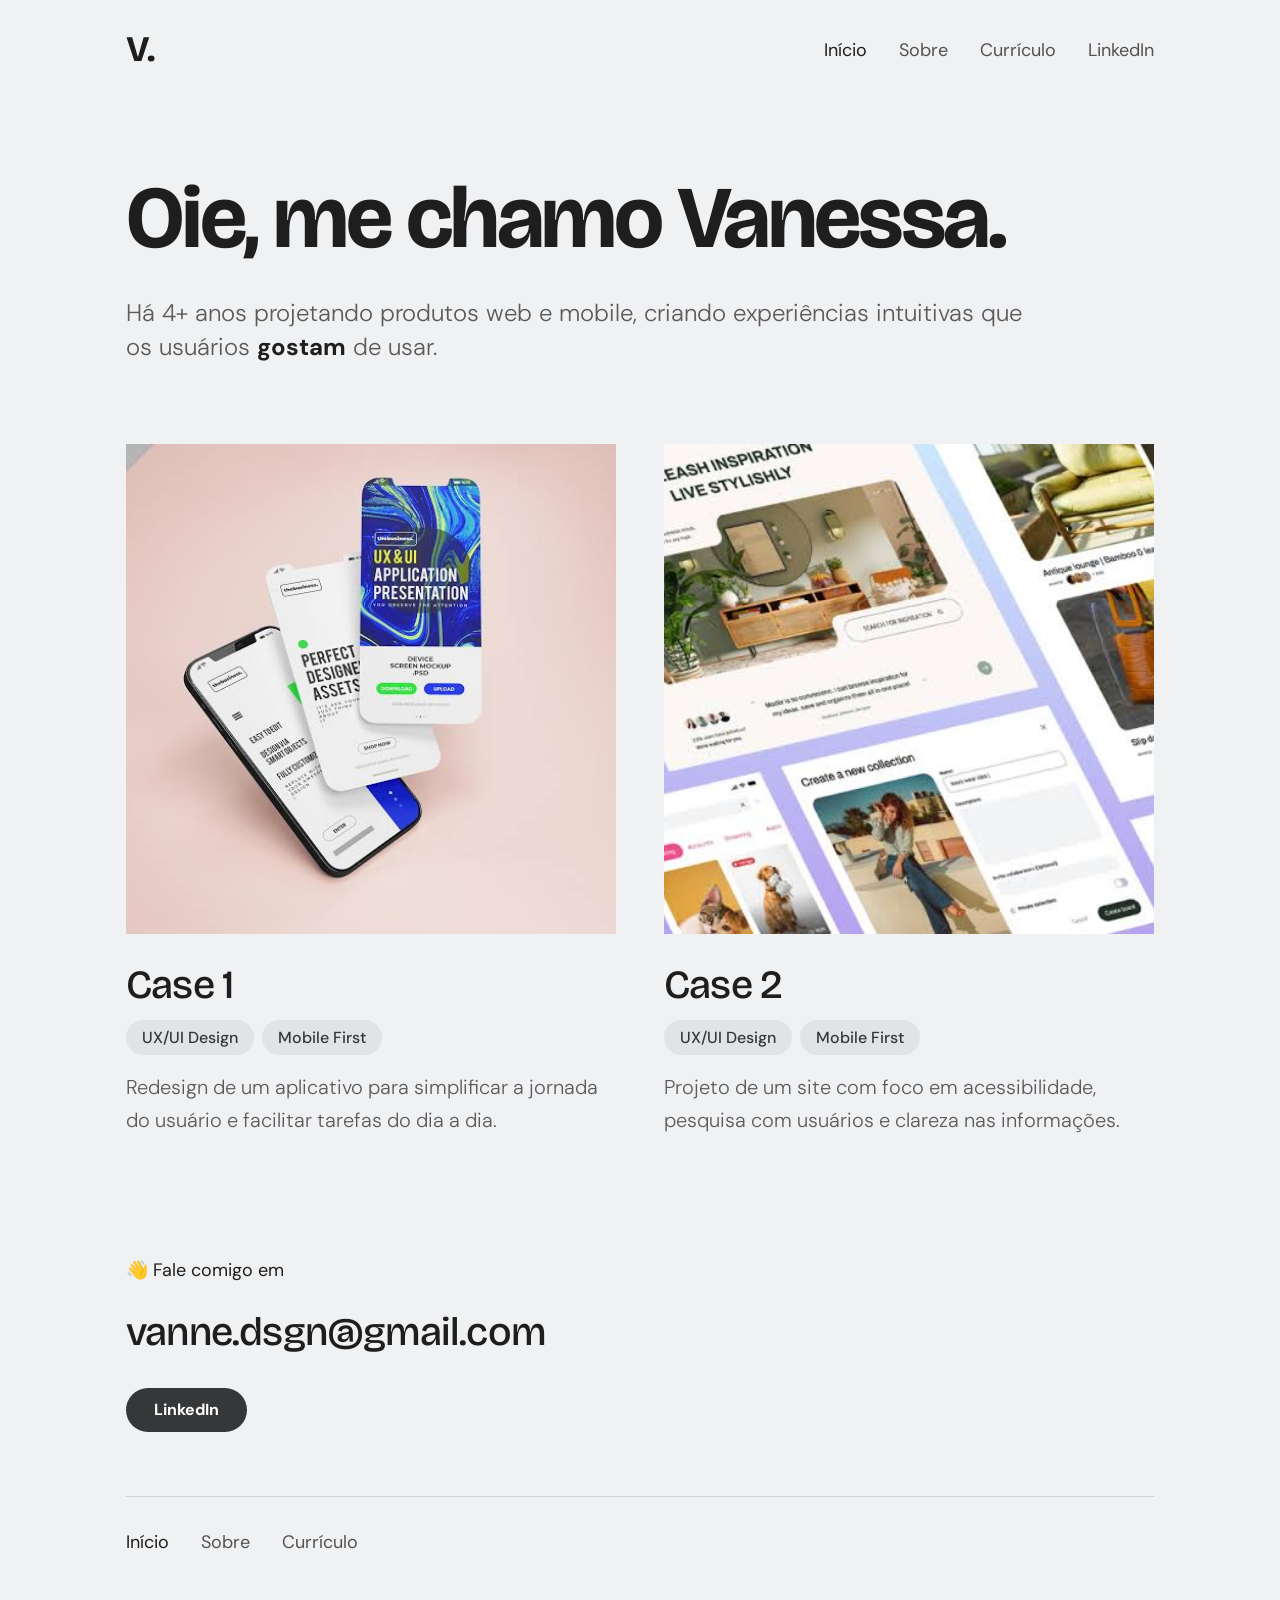
<file: index.html>
<!DOCTYPE html>
<html lang="pt-BR">
<head>
  <meta charset="UTF-8">
  <meta name="viewport" content="width=device-width, initial-scale=1">
  <title>Vanessa Sousa | UX/UI Designer</title>
  <meta name="description" content="Portfólio de Vanessa Sousa, UX/UI Designer com 4+ anos projetando produtos web e mobile.">

  <!-- Fontes do Google Fonts: Bricolage Grotesque (títulos) e DM Sans (textos) -->
  <link rel="preconnect" href="https://fonts.googleapis.com">
  <link rel="preconnect" href="https://fonts.gstatic.com" crossorigin>
  <link href="https://fonts.googleapis.com/css2?family=Bricolage+Grotesque:opsz,wght@12..96,500;12..96,700&family=DM+Sans:wght@300;400;500;700&display=swap" rel="stylesheet">

  <!-- Único arquivo de estilos do site -->
  <link rel="stylesheet" href="style.css">
</head>
<body>

  <!-- ============ TOPO: logo à esquerda e menu à direita ============ -->
  <header class="topo">
    <div class="container">
      <a class="logo" href="index.html" aria-label="Vanessa Sousa, ir para o início">V.</a>

      <nav aria-label="Menu principal">
        <ul class="menu">
          <li><a href="index.html" aria-current="page">Início</a></li>
          <li><a href="sobre.html">Sobre</a></li>
          <!-- Currículo e LinkedIn abrem em nova aba -->
          <li><a href="https://drive.google.com/file/d/1ZlrDvLPm80cVtcwgMt0J6DiRXyho8xFZ/view?usp=sharing" target="_blank" rel="noopener noreferrer">Currículo</a></li>
          <li><a href="https://www.linkedin.com/in/vanne-dsg/?locale=en" target="_blank" rel="noopener noreferrer">LinkedIn</a></li>
        </ul>
      </nav>
    </div>
  </header>

  <main>

    <!-- ============ APRESENTAÇÃO: título grande e frase ============ -->
    <section class="apresentacao">
      <div class="container">
        <h1>Oie, me chamo Vanessa.</h1>
        <p>Há 4+ anos projetando produtos web e mobile, criando experiências intuitivas que os usuários <strong>gostam</strong> de usar.</p>
      </div>
    </section>

    <!-- ============ CASES: grade de 2 colunas (1 no celular) ============ -->
    <section class="cases" aria-label="Meus projetos">
      <div class="container">
        <div class="cases-grade">

          <!-- CASE 1: copie daqui até FIM DO CASE 1 para adicionar outro -->
          <a class="card" href="case-1.html">
            <!-- IMAGEM: troque o arquivo img/case-1-capa.jpg -->
            <div class="imagem">
              <img src="img/case-1-capa.jpg" alt="Capa do Case 1: telas do projeto em notebook e celular">
            </div>
            <h2><span>Case 1</span></h2>
              <ul class="pilulas">
                <li>UX/UI Design</li>
                <li>Mobile First</li>
              </ul>
            <p>Redesign de um aplicativo para simplificar a jornada do usuário e facilitar tarefas do dia a dia.</p>
          </a>
          <!-- FIM DO CASE 1 -->

          <!-- CASE 2: copie daqui até FIM DO CASE 2 para adicionar outro -->
          <a class="card" href="case-2.html">
            <!-- IMAGEM: troque o arquivo img/case-2-capa.jpg -->
            <div class="imagem">
              <img src="img/case-2-capa.jpg" alt="Capa do Case 2: telas do projeto em notebook e celular">
            </div>
            <h2><span>Case 2</span></h2>
              <ul class="pilulas">
                <li>UX/UI Design</li>
                <li>Mobile First</li>
              </ul>
            <p>Projeto de um site com foco em acessibilidade, pesquisa com usuários e clareza nas informações.</p>
          </a>
          <!-- FIM DO CASE 2 -->

        </div>
      </div>
    </section>

  </main>

  <!-- ============ RODAPÉ: contato, botão, divisória e menu ============ -->
  <footer class="rodape">
    <div class="container">

      <div class="contato">
        <p class="contato-chamada">👋 Fale comigo em</p>
        <a class="contato-email" href="mailto:vanne.dsgn@gmail.com">vanne.dsgn@gmail.com</a>
        <!-- Botão em pílula que abre o LinkedIn em nova aba -->
        <a class="botao" href="https://www.linkedin.com/in/vanne-dsg/?locale=en" target="_blank" rel="noopener noreferrer">LinkedIn</a>
      </div>

      <!-- Linha divisória -->
      <hr class="divisoria">

      <!-- Menu repetido, só com Início, Sobre e Currículo -->
      <nav aria-label="Menu do rodapé">
        <ul class="menu menu-rodape">
          <li><a href="index.html" aria-current="page">Início</a></li>
          <li><a href="sobre.html">Sobre</a></li>
          <li><a href="https://drive.google.com/file/d/1ZlrDvLPm80cVtcwgMt0J6DiRXyho8xFZ/view?usp=sharing" target="_blank" rel="noopener noreferrer">Currículo</a></li>
        </ul>
      </nav>

    </div>
  </footer>

</body>
</html>
</file>
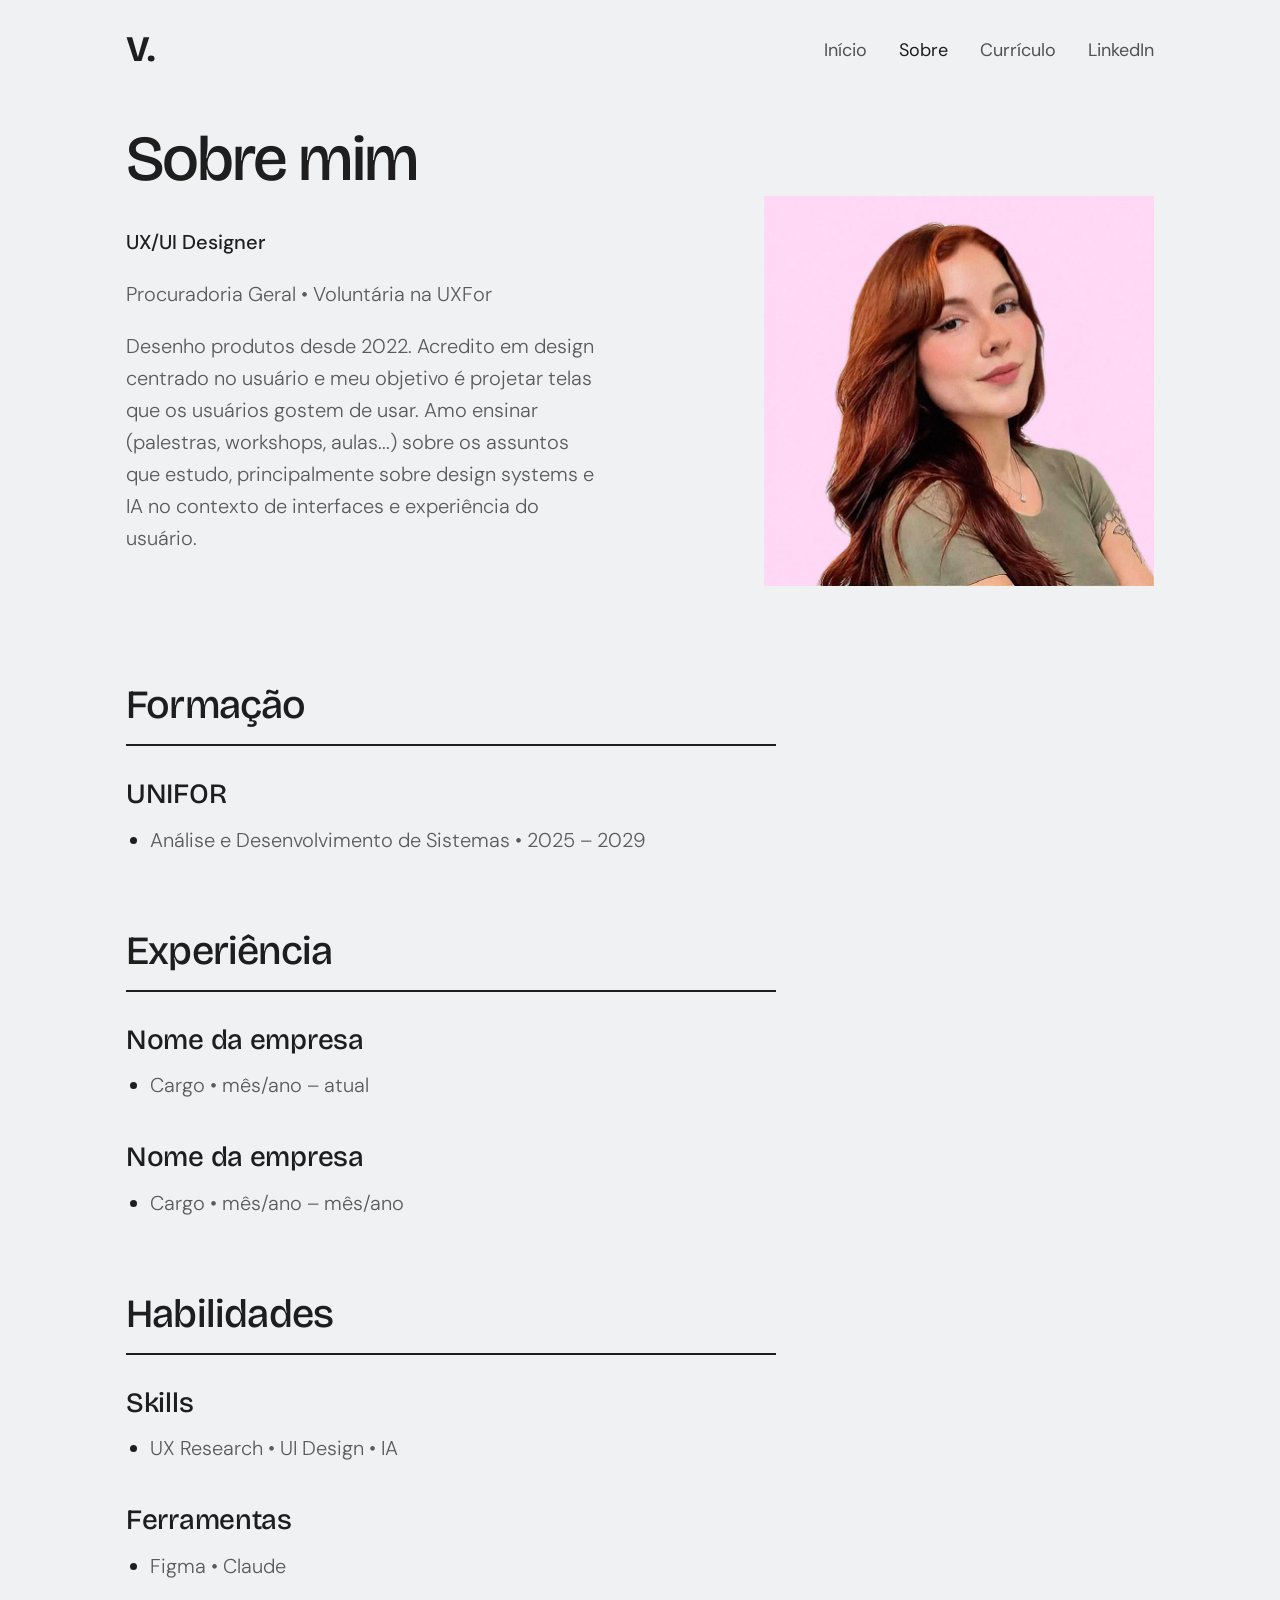
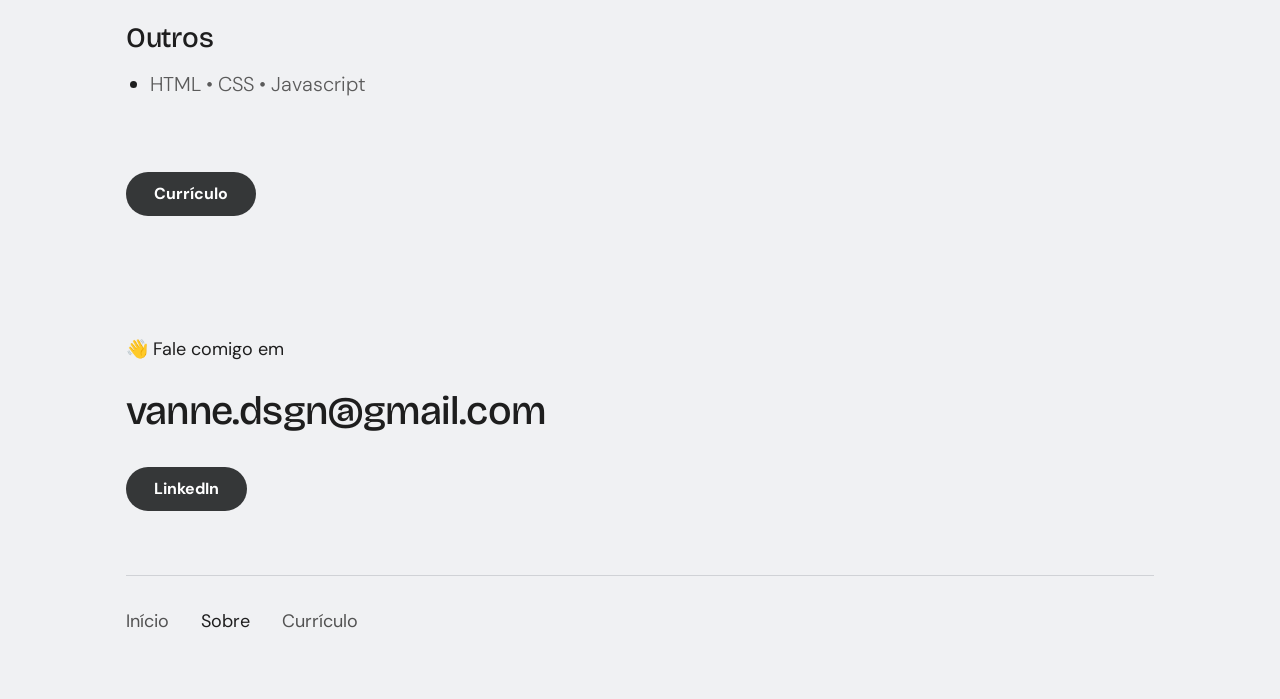
<file: sobre.html>
<!DOCTYPE html>
<html lang="pt-BR">
<head>
  <meta charset="UTF-8">
  <meta name="viewport" content="width=device-width, initial-scale=1">
  <title>Sobre mim | Vanessa Sousa</title>
  <meta name="description" content="Conheça Vanessa Sousa, UX/UI Designer: formação, experiência e habilidades.">

  <!-- Fontes do Google Fonts: Bricolage Grotesque (títulos) e DM Sans (textos) -->
  <link rel="preconnect" href="https://fonts.googleapis.com">
  <link rel="preconnect" href="https://fonts.gstatic.com" crossorigin>
  <link href="https://fonts.googleapis.com/css2?family=Bricolage+Grotesque:opsz,wght@12..96,500;12..96,700&family=DM+Sans:wght@300;400;500;700&display=swap" rel="stylesheet">

  <!-- Único arquivo de estilos do site -->
  <link rel="stylesheet" href="style.css">
</head>
<body>

  <!-- ============ TOPO: logo à esquerda e menu à direita ============ -->
  <header class="topo">
    <div class="container">
      <a class="logo" href="index.html" aria-label="Vanessa Sousa, ir para o início">V.</a>

      <nav aria-label="Menu principal">
        <ul class="menu">
          <li><a href="index.html">Início</a></li>
          <li><a href="sobre.html" aria-current="page">Sobre</a></li>
          <!-- Currículo e LinkedIn abrem em nova aba -->
          <li><a href="https://drive.google.com/file/d/1ZlrDvLPm80cVtcwgMt0J6DiRXyho8xFZ/view?usp=sharing" target="_blank" rel="noopener noreferrer">Currículo</a></li>
          <li><a href="https://www.linkedin.com/in/vanne-dsg/?locale=en" target="_blank" rel="noopener noreferrer">LinkedIn</a></li>
        </ul>
      </nav>
    </div>
  </header>

  <main>
    <!-- Todo o conteúdo fica no mesmo container da página inicial -->
    <div class="container">

      <!-- ============ APRESENTAÇÃO: texto à esquerda, foto quadrada à direita ============ -->
      <section class="sobre">
        <div>
          <h1>Sobre mim</h1>
          <p><strong>UX/UI Designer</strong></p>
          <p>Procuradoria Geral • Voluntária na UXFor</p>
          <p>Desenho produtos desde 2022. Acredito em design centrado no usuário e meu objetivo é projetar telas que os usuários gostem de usar. Amo ensinar (palestras, workshops, aulas...) sobre os assuntos que estudo, principalmente sobre design systems e IA no contexto de interfaces e experiência do usuário.</p>
        </div>

        <div class="sobre-foto">
          <!-- IMAGEM: troque o arquivo img/perfil.jpg -->
          <div class="imagem">
            <img src="img/perfil.jpg" alt="Foto de perfil de Vanessa Sousa">
          </div>
        </div>
      </section>

      <!-- ============ FORMAÇÃO ============ -->
      <section class="secao">
        <h2>Formação</h2>

        <!-- FORMAÇÃO 1: copie daqui até FIM DA FORMAÇÃO 1 para adicionar outra -->
        <div class="item">
          <h3>UNIFOR</h3>
          <ul>
            <li>Análise e Desenvolvimento de Sistemas • 2025 – 2029</li>
          </ul>
        </div>
        <!-- FIM DA FORMAÇÃO 1 -->

      </section>

      <!-- ============ EXPERIÊNCIA ============ -->
      <section class="secao">
        <h2>Experiência</h2>

        <!-- EXPERIÊNCIA 1: copie daqui até FIM DA EXPERIÊNCIA 1 para adicionar outra -->
        <div class="item">
          <h3>Nome da empresa</h3>
          <ul>
            <li>Cargo • mês/ano – atual</li>
          </ul>
        </div>
        <!-- FIM DA EXPERIÊNCIA 1 -->

        <!-- EXPERIÊNCIA 2: copie daqui até FIM DA EXPERIÊNCIA 2 para adicionar outra -->
        <div class="item">
          <h3>Nome da empresa</h3>
          <ul>
            <li>Cargo • mês/ano – mês/ano</li>
          </ul>
        </div>
        <!-- FIM DA EXPERIÊNCIA 2 -->

      </section>

      <!-- ============ HABILIDADES ============ -->
      <section class="secao">
        <h2>Habilidades</h2>

        <!-- HABILIDADE 1: copie daqui até FIM DA HABILIDADE 1 para adicionar outra -->
        <div class="item">
          <h3>Skills</h3>
          <ul>
            <li>UX Research • UI Design • IA</li>
          </ul>
        </div>
        <!-- FIM DA HABILIDADE 1 -->

        <!-- HABILIDADE 2: copie daqui até FIM DA HABILIDADE 2 para adicionar outra -->
        <div class="item">
          <h3>Ferramentas</h3>
          <ul>
            <li>Figma • Claude</li>
          </ul>
        </div>
        <!-- FIM DA HABILIDADE 2 -->

        <!-- HABILIDADE 3: copie daqui até FIM DA HABILIDADE 3 para adicionar outra -->
        <div class="item">
          <h3>Outros</h3>
          <ul>
            <li>HTML • CSS • Javascript</li>
          </ul>
        </div>
        <!-- FIM DA HABILIDADE 3 -->

      </section>

      <!-- ============ BOTÃO: abre o currículo em nova aba ============ -->
      <div class="secao">
        <a class="botao" href="https://drive.google.com/file/d/1ZlrDvLPm80cVtcwgMt0J6DiRXyho8xFZ/view?usp=sharing" target="_blank" rel="noopener noreferrer">Currículo</a>
      </div>

    </div>
  </main>

  <!-- ============ RODAPÉ: contato, botão, divisória e menu (igual à página inicial) ============ -->
  <footer class="rodape">
    <div class="container">

      <div class="contato">
        <p class="contato-chamada">👋 Fale comigo em</p>
        <a class="contato-email" href="mailto:vanne.dsgn@gmail.com">vanne.dsgn@gmail.com</a>
        <!-- Botão em pílula que abre o LinkedIn em nova aba -->
        <a class="botao" href="https://www.linkedin.com/in/vanne-dsg/?locale=en" target="_blank" rel="noopener noreferrer">LinkedIn</a>
      </div>

      <!-- Linha divisória -->
      <hr class="divisoria">

      <!-- Menu repetido, só com Início, Sobre e Currículo -->
      <nav aria-label="Menu do rodapé">
        <ul class="menu menu-rodape">
          <li><a href="index.html">Início</a></li>
          <li><a href="sobre.html" aria-current="page">Sobre</a></li>
          <li><a href="https://drive.google.com/file/d/1ZlrDvLPm80cVtcwgMt0J6DiRXyho8xFZ/view?usp=sharing" target="_blank" rel="noopener noreferrer">Currículo</a></li>
        </ul>
      </nav>

    </div>
  </footer>

</body>
</html>
</file>
<file: style.css>
/* =====================================================
   PORTFÓLIO · Vanessa Sousa
   Um único arquivo de estilos para todas as páginas.
   ===================================================== */

/* ---------- VARIÁVEIS: design system ---------- */
:root {
  /* Fontes */
  --fonte-titulo: "Bricolage Grotesque", system-ui, sans-serif;
  --fonte-texto: "DM Sans", system-ui, sans-serif;

  /* Cores */
  --cor-fundo: #f0f1f3;
  --cor-fundo-imagem: #e2e3e6;
  --cor-texto: #1e1e1e;
  --cor-descricao: #5b5b5b;
  --cor-menu: #525252;
  --cor-botao: #353738;
  --cor-botao-texto: #ffffff;
  --cor-divisoria: #d0d2d6;
  --cor-pilula-fundo: #e2e3e6;
  --cor-pilula-texto: #353738;

  /* Títulos */
  --tam-titulo-principal: 88px;
  --peso-titulo-principal: 700;
  --tam-nome-case: 40px;
  --peso-nome-case: 500;
  --tam-email: 40px;
  --peso-email: 500;

  /* Textos */
  --tam-apresentacao: 24px;
  --peso-apresentacao: 300;
  --tam-descricao: 20px;
  --peso-descricao: 300;
  --tam-menu: 18px;
  --peso-menu: 400;
  --tam-pilula: 16px;

  /* Espaçamentos */
  --largura-max: 1028px;
  --espaco-cards: 48px;
  --margem-lateral: 24px;
}

/* ---------- BASE ---------- */
*,
*::before,
*::after {
  box-sizing: border-box;
}

html {
  scroll-behavior: smooth;
}

body {
  margin: 0;
  background: var(--cor-fundo);
  color: var(--cor-texto);
  font-family: var(--fonte-texto);
  font-weight: 400;
  line-height: 1.5;
  -webkit-font-smoothing: antialiased;
}

a {
  color: inherit;
  text-decoration: none;
}

/* Foco visível em todos os links (acessibilidade) */
a:focus-visible {
  outline: 3px solid var(--cor-texto);
  outline-offset: 4px;
  border-radius: 4px;
}

/* ---------- CONTAINER: mesma largura e margem em todas as páginas ---------- */
.container {
  width: min(var(--largura-max), 100% - (var(--margem-lateral) * 2));
  margin-inline: auto;
}

/* ---------- TOPO: logo e menu ---------- */
.topo {
  padding: 32px 0;
}

.topo .container {
  display: flex;
  align-items: center;
  justify-content: space-between;
  gap: 24px;
}

.logo {
  font-family: var(--fonte-titulo);
  font-size: 36px;
  font-weight: 700;
  line-height: 1;
  letter-spacing: -0.02em;
}

/* ---------- MENU (topo e rodapé) ---------- */
.menu {
  display: flex;
  flex-wrap: wrap;
  gap: 8px 32px;
  margin: 0;
  padding: 0;
  list-style: none;
}

.menu a {
  color: var(--cor-menu);
  font-size: var(--tam-menu);
  font-weight: var(--peso-menu);
  transition: color 0.2s ease;
}

.menu a:hover,
.menu a[aria-current="page"] {
  color: var(--cor-texto);
}

/* ---------- APRESENTAÇÃO ---------- */
.apresentacao {
  padding: 72px 0 80px;
}

.apresentacao h1 {
  margin: 0 0 32px;
  font-family: var(--fonte-titulo);
  font-size: var(--tam-titulo-principal);
  font-weight: var(--peso-titulo-principal);
  line-height: 1.05;
  letter-spacing: -0.03em;
}

.apresentacao p {
  max-width: 900px;
  margin: 0;
  color: var(--cor-descricao);
  font-size: var(--tam-apresentacao);
  font-weight: var(--peso-apresentacao);
  line-height: 1.4;
}

.apresentacao strong {
  color: var(--cor-texto);
  font-weight: 700;
}

/* ---------- IMAGEM: espaço cinza com proporção fixa ---------- */
.imagem {
  aspect-ratio: 1 / 1;          /* quadrada nos cards */
  overflow: hidden;
  background: var(--cor-fundo-imagem);
}

.imagem img {
  display: block;
  width: 100%;
  height: 100%;
  object-fit: cover;
  /* Se a foto ainda não existir, esconde o texto alternativo e deixa só o bloco cinza */
  color: transparent;
  font-size: 0;
  transition: transform 0.5s ease;
}

/* ---------- CASES: grade de 2 colunas ---------- */
.cases {
  padding-bottom: 120px;
}

.cases-grade {
  display: grid;
  grid-template-columns: repeat(2, 1fr);
  gap: var(--espaco-cards);
}

/* ---------- CARD: link que envolve imagem, nome e descrição ---------- */
.card {
  display: block;
}

.card h2 {
  margin: 28px 0 12px;
  font-family: var(--fonte-titulo);
  font-size: var(--tam-nome-case);
  font-weight: var(--peso-nome-case);
  line-height: 1.15;
  letter-spacing: -0.02em;
}

/* Sublinhado que cresce da esquerda para a direita */
.card h2 span {
  background-image: linear-gradient(currentColor, currentColor);
  background-repeat: no-repeat;
  background-position: 0 100%;
  background-size: 0% 2px;
  padding-bottom: 2px;
  transition: background-size 0.35s ease;
}

.card p {
  margin: 0;
  color: var(--cor-descricao);
  font-size: var(--tam-descricao);
  font-weight: var(--peso-descricao);
  line-height: 1.65;
}

/* Hover e foco no card: zoom leve na imagem e sublinhado no nome */
.card:hover .imagem img,
.card:focus-visible .imagem img {
  transform: scale(1.04);
}

.card:hover h2 span,
.card:focus-visible h2 span {
  background-size: 100% 2px;
}

/* ---------- PÍLULAS: tags pequenas embaixo do nome do case ---------- */
.pilulas {
  display: flex;
  flex-wrap: wrap;          /* quebram de linha no celular se faltar espaço */
  gap: 8px;
  margin: 0 0 16px;
  padding: 0;
  list-style: none;
}

.pilulas li {
  padding: 8px 16px;
  background: var(--cor-pilula-fundo);
  color: var(--cor-pilula-texto);
  border-radius: 999px;
  font-size: var(--tam-pilula);
  font-weight: 500;
  line-height: 1.2;
}

/* ---------- RODAPÉ ---------- */
.rodape {
  padding: 0 0 64px;
}

.contato-chamada {
  margin: 0 0 24px;
  font-size: 18px;
  font-weight: 400;
}

.contato-email {
  display: inline-block;
  margin-bottom: 32px;
  font-family: var(--fonte-titulo);
  font-size: var(--tam-email);
  font-weight: var(--peso-email);
  line-height: 1.2;
  letter-spacing: -0.02em;
  overflow-wrap: anywhere;
}

.contato-email:hover {
  text-decoration: underline;
  text-underline-offset: 6px;
}

/* ---------- BOTÃO em pílula ---------- */
.botao {
  display: table;                /* fica abaixo do e-mail, com largura do texto */
  padding: 14px 28px;
  background: var(--cor-botao);
  color: var(--cor-botao-texto);
  border-radius: 999px;
  font-size: 16px;
  font-weight: 700;
  line-height: 1;
  transition: background 0.2s ease, transform 0.2s ease;
}

.botao:hover {
  background: var(--cor-texto);
  transform: translateY(-2px);
}

/* ---------- DIVISÓRIA ---------- */
.divisoria {
  height: 1px;
  margin: 64px 0 32px;
  border: 0;
  background: var(--cor-divisoria);
}

/* ---------- ANIMAÇÃO leve na abertura da página (só CSS) ---------- */
@keyframes entrada {
  from {
    opacity: 0;
    transform: translateY(16px);
  }
  to {
    opacity: 1;
    transform: translateY(0);
  }
}

.apresentacao .container,
.cases .container {
  animation: entrada 0.7s ease both;
}

.cases .container {
  animation-delay: 0.15s;
}

/* Respeita quem prefere menos movimento */
@media (prefers-reduced-motion: reduce) {
  *,
  *::before,
  *::after {
    animation: none !important;
    transition: none !important;
  }
}

/* ---------- CELULAR: tudo em uma coluna e título menor ---------- */
@media (max-width: 720px) {
  :root {
    --tam-titulo-principal: 48px;
    --tam-nome-case: 30px;
    --tam-email: 26px;
    --tam-apresentacao: 20px;
    --tam-descricao: 18px;
    --espaco-cards: 40px;
  }

  .topo {
    padding: 24px 0;
  }

  .menu {
    gap: 8px 20px;
  }

  .menu a {
    font-size: 16px;
  }

  .apresentacao {
    padding: 40px 0 48px;
  }

  .cases {
    padding-bottom: 80px;
  }

  .cases-grade {
    grid-template-columns: 1fr;
  }

  .divisoria {
    margin: 48px 0 24px;
  }
}

/* Telas bem pequenas: o menu do topo desce para baixo do logo */
@media (max-width: 480px) {
  .topo .container {
    flex-direction: column;
    align-items: flex-start;
    gap: 16px;
  }
}

/* =====================================================
   PÁGINA SOBRE
   Classes novas desta página: sobre, sobre-foto, secao, item
   ===================================================== */

/* ---------- Variáveis novas da página Sobre ---------- */
:root {
  --tam-titulo-sobre: 64px;
  --peso-titulo-sobre: 500;
  --tam-texto-sobre: 20px;
  --peso-texto-sobre: 300;
  --tam-titulo-secao: 40px;
  --peso-titulo-secao: 500;
  --tam-nome-item: 28px;
  --peso-nome-item: 500;
  --largura-texto-sobre: 480px;
  --largura-foto: 390px;
  --largura-secao: 650px;
}

/* ---------- SOBRE: texto à esquerda e foto quadrada à direita ---------- */
.sobre {
  display: grid;
  grid-template-columns: minmax(0, 1fr) var(--largura-foto);
  gap: 48px;
  align-items: start;
  padding: 24px 0 96px;
  animation: entrada 0.7s ease both;
}

/* Coluna do texto: estreita, mas sempre alinhada à esquerda */
.sobre > div:first-child {
  max-width: var(--largura-texto-sobre);
}

.sobre h1 {
  margin: 0 0 32px;
  font-family: var(--fonte-titulo);
  font-size: var(--tam-titulo-sobre);
  font-weight: var(--peso-titulo-sobre);
  line-height: 1.1;
  letter-spacing: -0.03em;
}

.sobre p {
  margin: 0 0 20px;
  color: var(--cor-descricao);
  font-size: var(--tam-texto-sobre);
  font-weight: var(--peso-texto-sobre);
  line-height: 1.6;
}

.sobre strong {
  color: var(--cor-texto);
  font-weight: 500;
}

/* Foto: usa o espaço .imagem (quadrado e cinza), levemente abaixo do título */
.sobre-foto {
  max-width: var(--largura-foto);
  margin-top: 72px;
}

/* ---------- SEÇÃO: Formação, Experiência e Habilidades ---------- */
.secao {
  max-width: var(--largura-secao);
  margin-bottom: 72px;
  animation: entrada 0.7s ease both;
  animation-delay: 0.15s;
}

/* Última seção (botão Currículo): dá espaço antes do rodapé */
.container > .secao:last-child {
  margin-bottom: 120px;
}

.secao h2 {
  margin: 0 0 32px;
  padding-bottom: 16px;
  border-bottom: 2px solid var(--cor-texto);
  font-family: var(--fonte-titulo);
  font-size: var(--tam-titulo-secao);
  font-weight: var(--peso-titulo-secao);
  line-height: 1.15;
  letter-spacing: -0.02em;
}

/* ---------- ITEM: nome em destaque e detalhe abaixo ---------- */
.item {
  margin-bottom: 40px;
}

.item:last-child {
  margin-bottom: 0;
}

.item h3 {
  margin: 0 0 12px;
  font-family: var(--fonte-titulo);
  font-size: var(--tam-nome-item);
  font-weight: var(--peso-nome-item);
  line-height: 1.2;
  letter-spacing: -0.01em;
}

.item ul {
  margin: 0;
  padding-left: 24px;
  color: var(--cor-descricao);
  font-size: var(--tam-descricao);
  font-weight: var(--peso-descricao);
  line-height: 1.6;
}

.item li::marker {
  color: var(--cor-texto);
}

/* ---------- SOBRE no celular: foto vai para baixo do texto ---------- */
@media (max-width: 720px) {
  :root {
    --tam-titulo-sobre: 44px;
    --tam-texto-sobre: 18px;
    --tam-titulo-secao: 32px;
    --tam-nome-item: 24px;
  }

  .sobre {
    grid-template-columns: 1fr;
    gap: 32px;
    padding-bottom: 64px;
  }

  .sobre-foto {
    margin-top: 0;
  }

  .secao {
    margin-bottom: 56px;
  }

  .container > .secao:last-child {
    margin-bottom: 80px;
  }
}

/* =====================================================
   PÁGINA DE CASE
   Classes novas desta página: case-topo, case-info, bloco,
   legenda, resultados (card, cases, imagem etc. já existem)
   ===================================================== */

/* ---------- Variáveis novas da página de case ---------- */
:root {
  --tam-titulo-case: 64px;
  --peso-titulo-case: 500;
  --tam-subtitulo-case: 20px;
  --tam-rotulo-info: 14px;
  --tam-valor-info: 20px;
  --tam-titulo-bloco: 32px;
  --peso-titulo-bloco: 500;
  --tam-texto-bloco: 20px;
  --largura-texto-bloco: 700px;
  --tam-legenda: 16px;
  --tam-resultado: 72px;
  --peso-resultado: 700;
  --tam-titulo-outros: 32px;
  --tam-nome-card-outros: 28px;
}

/* ---------- CASE-TOPO: nome à esquerda, imagem horizontal à direita ---------- */
.case-topo {
  display: grid;
  grid-template-columns: minmax(0, 1fr) minmax(0, 1.5fr);
  gap: 48px;
  align-items: center;
  padding: 24px 0 72px;
  animation: entrada 0.7s ease both;
}

.case-topo h1 {
  margin: 0 0 16px;
  font-family: var(--fonte-titulo);
  font-size: var(--tam-titulo-case);
  font-weight: var(--peso-titulo-case);
  line-height: 1.1;
  letter-spacing: -0.03em;
}

.case-topo p {
  margin: 0;
  font-size: var(--tam-subtitulo-case);
  font-weight: 400;
  line-height: 1.5;
}

/* A imagem do topo é horizontal (a .imagem padrão é quadrada) */
.case-topo .imagem {
  aspect-ratio: 3 / 2;
}

/* ---------- CASE-INFO: Papel, Equipe e Tempo lado a lado ---------- */
.case-info {
  margin-bottom: 80px;
  padding: 32px 0;
  border-top: 1px solid var(--cor-divisoria);
  border-bottom: 1px solid var(--cor-divisoria);
  animation: entrada 0.7s ease both;
  animation-delay: 0.1s;
}

.case-info dl {
  display: grid;
  grid-template-columns: repeat(auto-fit, minmax(200px, 1fr));
  gap: 32px;
  margin: 0;
}

.case-info dt {
  margin-bottom: 8px;
  color: var(--cor-descricao);
  font-size: var(--tam-rotulo-info);
  font-weight: 500;
  letter-spacing: 0.08em;
  text-transform: uppercase;
}

.case-info dd {
  margin: 0;
  font-size: var(--tam-valor-info);
  font-weight: 400;
  line-height: 1.4;
}

/* ---------- BLOCO: título, texto e imagem horizontal ---------- */
.bloco {
  margin-bottom: 96px;
}

.bloco h2 {
  margin: 0 0 24px;
  font-family: var(--fonte-titulo);
  font-size: var(--tam-titulo-bloco);
  font-weight: var(--peso-titulo-bloco);
  line-height: 1.15;
  letter-spacing: -0.02em;
}

/* Texto mais estreito, sempre alinhado à esquerda */
.bloco p {
  max-width: var(--largura-texto-bloco);
  margin: 0;
  color: var(--cor-descricao);
  font-size: var(--tam-texto-bloco);
  font-weight: 300;
  line-height: 1.7;
}

/* Imagem: ocupa toda a largura do container, em formato horizontal */
.bloco figure {
  margin: 40px 0 0;
}

.bloco .imagem {
  aspect-ratio: 16 / 9;
}

/* Bloco com duas imagens: 2 colunas lado a lado */
.bloco .container > div {
  display: grid;
  grid-template-columns: repeat(2, minmax(0, 1fr));
  gap: var(--espaco-cards);
  margin-top: 40px;
}

.bloco .container > div figure {
  margin: 0;
}

/* ---------- LEGENDA: itálico e centralizada ---------- */
.legenda {
  display: block;
  margin-top: 12px;
  color: var(--cor-descricao);
  font-size: var(--tam-legenda);
  font-style: italic;
  font-weight: 400;
  text-align: center;
}

/* ---------- RESULTADOS: números lado a lado ---------- */
.resultados {
  margin-bottom: 96px;
}

.resultados h2 {
  margin: 0 0 40px;
  font-family: var(--fonte-titulo);
  font-size: var(--tam-titulo-bloco);
  font-weight: var(--peso-titulo-bloco);
  line-height: 1.15;
  letter-spacing: -0.02em;
}

.resultados ul {
  display: grid;
  grid-template-columns: repeat(auto-fit, minmax(180px, 1fr));
  gap: 40px 32px;
  margin: 0;
  padding: 0;
  list-style: none;
}

.resultados strong {
  display: block;
  margin-bottom: 8px;
  font-family: var(--fonte-titulo);
  font-size: var(--tam-resultado);
  font-weight: var(--peso-resultado);
  line-height: 1;
  letter-spacing: -0.03em;
}

.resultados span {
  display: block;
  color: var(--cor-descricao);
  font-size: var(--tam-descricao);
  font-weight: var(--peso-descricao);
  line-height: 1.5;
}

/* ---------- VEJA OUTROS CASES: cards da página inicial em 3 colunas ---------- */
aside.cases > .container > h2 {
  margin: 0 0 40px;
  font-family: var(--fonte-titulo);
  font-size: var(--tam-titulo-outros);
  font-weight: var(--peso-titulo-bloco);
  line-height: 1.15;
  letter-spacing: -0.02em;
}

aside.cases .cases-grade {
  grid-template-columns: repeat(3, minmax(0, 1fr));
}

/* Nome do card menor, para caber em 3 colunas */
aside.cases .card h2 {
  margin: 20px 0 0;
  font-size: var(--tam-nome-card-outros);
}

aside.cases .pilulas {
  margin-top: 12px;
}

/* ---------- CASE no celular ---------- */
@media (max-width: 720px) {
  :root {
    --tam-titulo-case: 44px;
    --tam-titulo-bloco: 26px;
    --tam-texto-bloco: 18px;
    --tam-resultado: 48px;
    --tam-titulo-outros: 26px;
  }

  /* Imagem do topo vai para baixo do texto */
  .case-topo {
    grid-template-columns: 1fr;
    gap: 32px;
    padding-bottom: 48px;
  }

  /* Informações uma embaixo da outra */
  .case-info {
    margin-bottom: 56px;
  }

  .case-info dl {
    grid-template-columns: 1fr;
    gap: 24px;
  }

  .bloco {
    margin-bottom: 64px;
  }

  /* Duas imagens do bloco ficam em 1 coluna */
  .bloco .container > div {
    grid-template-columns: 1fr;
    gap: 32px;
  }

  /* Resultados: 2 por linha */
  .resultados {
    margin-bottom: 64px;
  }

  .resultados ul {
    grid-template-columns: repeat(2, minmax(0, 1fr));
    gap: 32px 24px;
  }

  /* Outros cases: 1 coluna */
  aside.cases .cases-grade {
    grid-template-columns: 1fr;
  }
}
</file>
